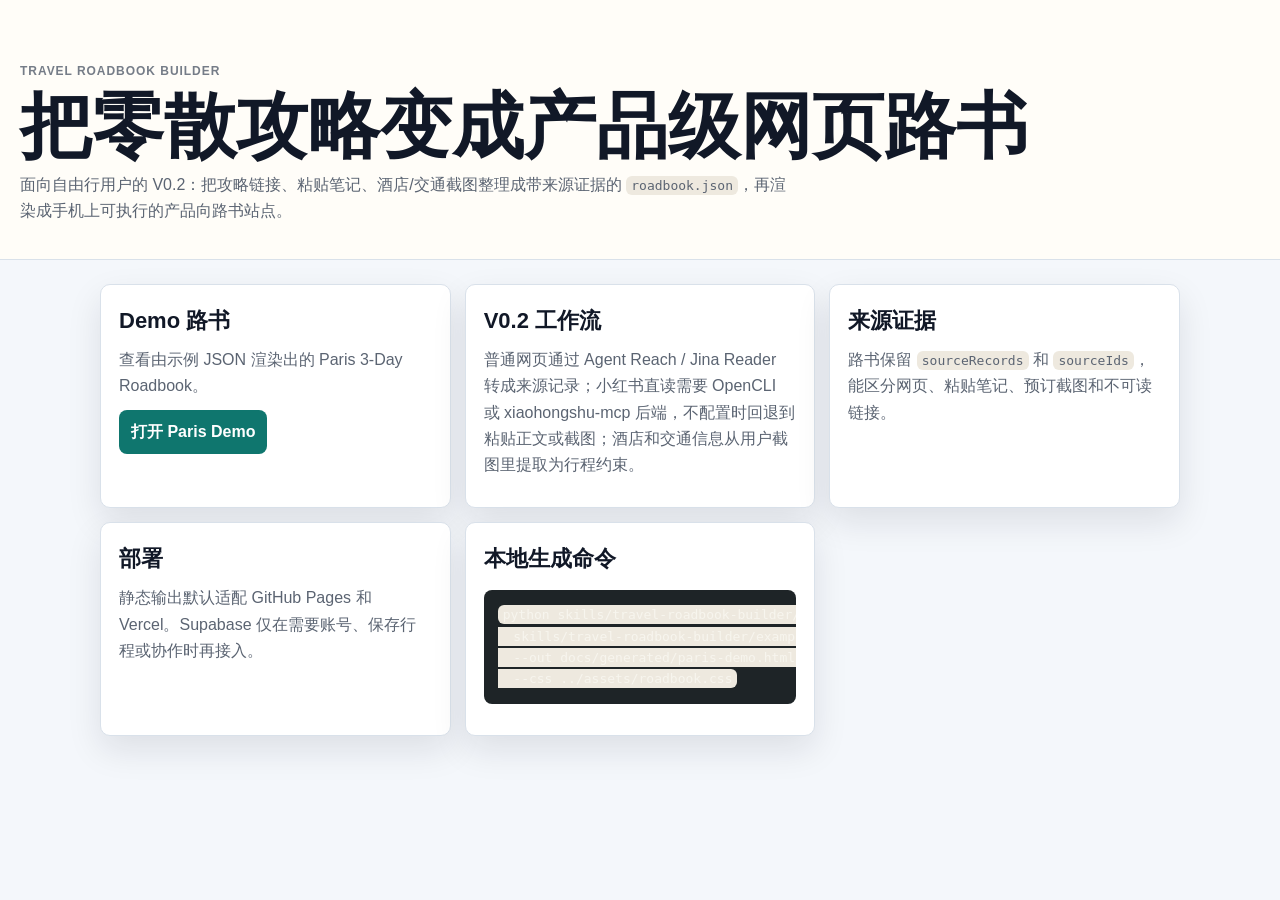
<file: docs/index.html>
<!doctype html>
<html lang="zh-CN">
<head>
  <meta charset="utf-8">
  <meta name="viewport" content="width=device-width, initial-scale=1">
  <title>AI Travel Roadbook Builder</title>
  <link rel="stylesheet" href="assets/roadbook.css">
</head>
<body>
  <header class="hero landing-hero">
    <div>
      <p class="eyebrow">Travel Roadbook Builder</p>
      <h1>把零散攻略变成产品级网页路书</h1>
      <p>面向自由行用户的 V0.2：把攻略链接、粘贴笔记、酒店/交通截图整理成带来源证据的 <code>roadbook.json</code>，再渲染成手机上可执行的产品向路书站点。</p>
    </div>
  </header>
  <main class="landing-grid">
    <section class="landing-card">
      <h2>Demo 路书</h2>
      <p>查看由示例 JSON 渲染出的 Paris 3-Day Roadbook。</p>
      <a href="generated/paris-demo.html">打开 Paris Demo</a>
    </section>
    <section class="landing-card">
      <h2>V0.2 工作流</h2>
      <p>普通网页通过 Agent Reach / Jina Reader 转成来源记录；小红书直读需要 OpenCLI 或 xiaohongshu-mcp 后端，不配置时回退到粘贴正文或截图；酒店和交通信息从用户截图里提取为行程约束。</p>
    </section>
    <section class="landing-card">
      <h2>来源证据</h2>
      <p>路书保留 <code>sourceRecords</code> 和 <code>sourceIds</code>，能区分网页、粘贴笔记、预订截图和不可读链接。</p>
    </section>
    <section class="landing-card">
      <h2>部署</h2>
      <p>静态输出默认适配 GitHub Pages 和 Vercel。Supabase 仅在需要账号、保存行程或协作时再接入。</p>
    </section>
    <section class="landing-card">
      <h2>本地生成命令</h2>
      <pre><code>python skills/travel-roadbook-builder/scripts/render_roadbook.py \
  skills/travel-roadbook-builder/examples/paris-roadbook.json \
  --out docs/generated/paris-demo.html \
  --css ../assets/roadbook.css</code></pre>
    </section>
  </main>
</body>
</html>
</file>
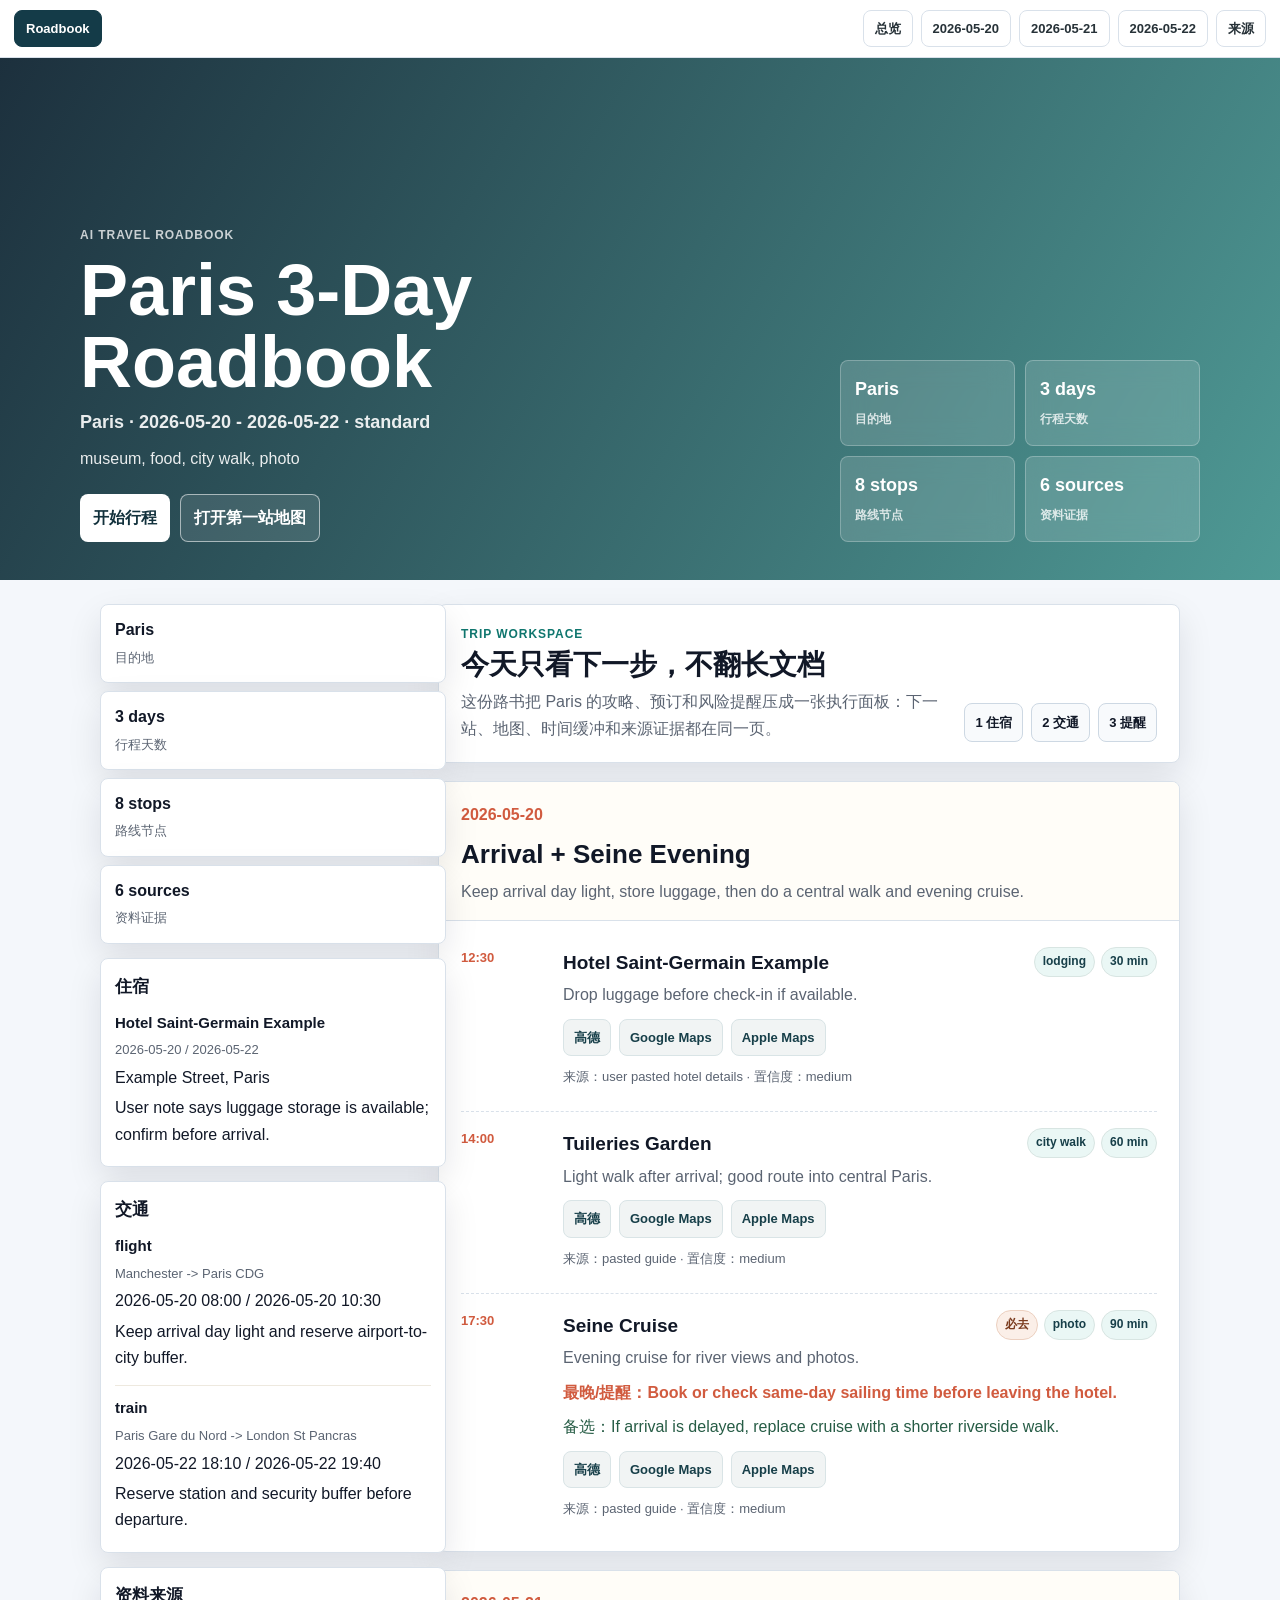
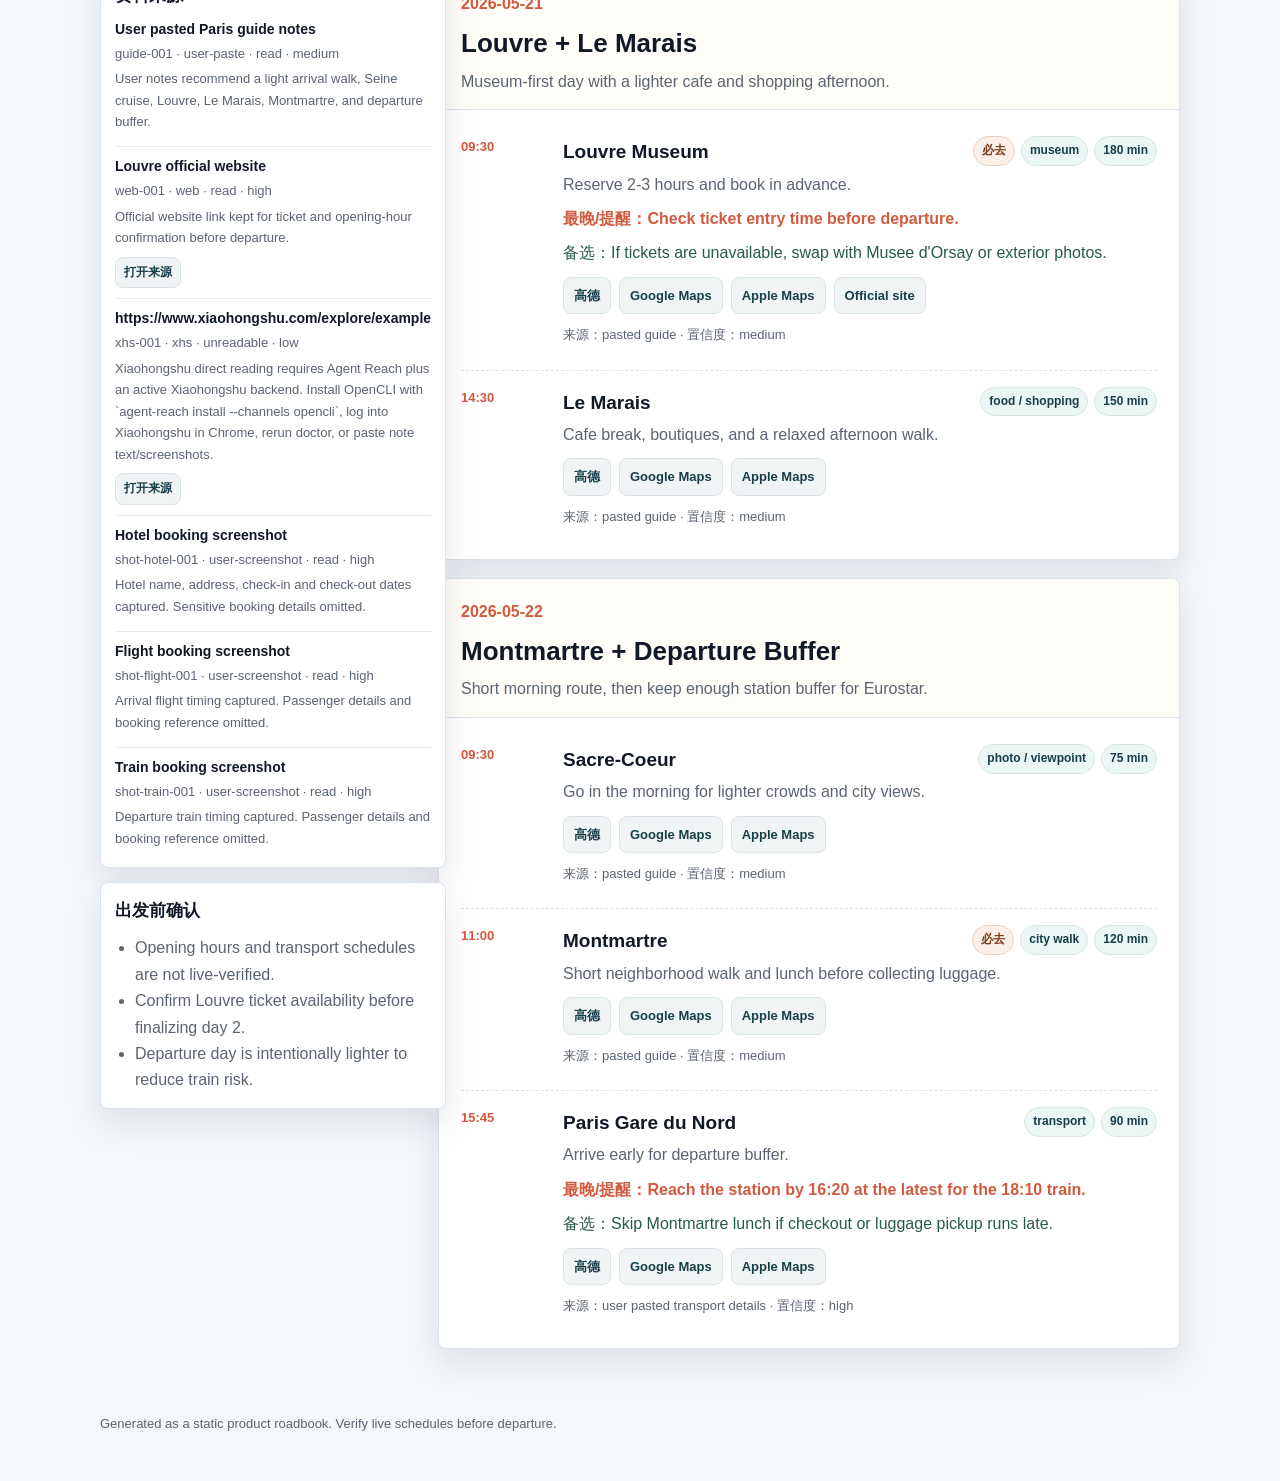
<file: docs/generated/paris-demo.html>
<!doctype html>
<html lang="zh-CN">
<head>
  <meta charset="utf-8">
  <meta name="viewport" content="width=device-width, initial-scale=1">
  <title>Paris 3-Day Roadbook</title>
  <link rel="stylesheet" href="../assets/roadbook.css">
</head>
<body>
  <nav class="topnav product-nav">
    <a class="brand" href="../index.html">Roadbook</a>
    <div class="nav-links"><a href="#overview">总览</a><a href="#2026-05-20-arrival-seine-evening">2026-05-20</a><a href="#2026-05-21-louvre-le-marais">2026-05-21</a><a href="#2026-05-22-montmartre-departure-buffer">2026-05-22</a><a href="#sources">来源</a></div>
  </nav>
  <header class="hero product-hero">
    <div class="hero-copy">
      <p class="eyebrow">AI Travel Roadbook</p>
      <h1>Paris 3-Day Roadbook</h1>
      <p class="hero-subtitle">Paris · 2026-05-20 - 2026-05-22 · standard</p>
      <p>museum, food, city walk, photo</p>
      <div class="hero-actions"><a class="button primary" href="#2026-05-20-arrival-seine-evening">开始行程</a><a class="button ghost" href="https://www.google.com/maps/search/?api=1&amp;query=Hotel+Saint-Germain+Paris" target="_blank" rel="noopener">打开第一站地图</a></div>
    </div>
    <div class="hero-metrics"><div><b>Paris</b><span>目的地</span></div><div><b>3 days</b><span>行程天数</span></div><div><b>8 stops</b><span>路线节点</span></div><div><b>6 sources</b><span>资料证据</span></div></div>
  </header>
  <main class="layout product-layout">
    <aside class="side-panel">
      <div class="summary command-center"><div><b>Paris</b><span>目的地</span></div><div><b>3 days</b><span>行程天数</span></div><div><b>8 stops</b><span>路线节点</span></div><div><b>6 sources</b><span>资料证据</span></div></div>
      <section class="info-section"><h2>住宿</h2><div class="info-grid"><article class="info-card"><h3>Hotel Saint-Germain Example</h3><p class="muted">2026-05-20 / 2026-05-22</p><p>Example Street, Paris</p><p>User note says luggage storage is available; confirm before arrival.</p></article></div></section>
      <section class="info-section"><h2>交通</h2><div class="info-grid"><article class="info-card"><h3>flight</h3><p class="muted">Manchester -&gt; Paris CDG</p><p>2026-05-20 08:00 / 2026-05-20 10:30</p><p>Keep arrival day light and reserve airport-to-city buffer.</p></article><article class="info-card"><h3>train</h3><p class="muted">Paris Gare du Nord -&gt; London St Pancras</p><p>2026-05-22 18:10 / 2026-05-22 19:40</p><p>Reserve station and security buffer before departure.</p></article></div></section>
      <div id="sources"><section class="info-section source-section"><h2>资料来源</h2><div class="info-grid"><article class="source-card"><h3>User pasted Paris guide notes</h3><p class="muted">guide-001 · user-paste · read · medium</p><p>User notes recommend a light arrival walk, Seine cruise, Louvre, Le Marais, Montmartre, and departure buffer.</p></article><article class="source-card"><h3>Louvre official website</h3><p class="muted">web-001 · web · read · high</p><p>Official website link kept for ticket and opening-hour confirmation before departure.</p><a href="https://www.louvre.fr/" target="_blank" rel="noopener">打开来源</a></article><article class="source-card"><h3>https://www.xiaohongshu.com/explore/example</h3><p class="muted">xhs-001 · xhs · unreadable · low</p><p>Xiaohongshu direct reading requires Agent Reach plus an active Xiaohongshu backend. Install OpenCLI with `agent-reach install --channels opencli`, log into Xiaohongshu in Chrome, rerun doctor, or paste note text/screenshots.</p><a href="https://www.xiaohongshu.com/explore/example" target="_blank" rel="noopener">打开来源</a></article><article class="source-card"><h3>Hotel booking screenshot</h3><p class="muted">shot-hotel-001 · user-screenshot · read · high</p><p>Hotel name, address, check-in and check-out dates captured. Sensitive booking details omitted.</p></article><article class="source-card"><h3>Flight booking screenshot</h3><p class="muted">shot-flight-001 · user-screenshot · read · high</p><p>Arrival flight timing captured. Passenger details and booking reference omitted.</p></article><article class="source-card"><h3>Train booking screenshot</h3><p class="muted">shot-train-001 · user-screenshot · read · high</p><p>Departure train timing captured. Passenger details and booking reference omitted.</p></article></div></section></div>
      <section class="warnings"><h2>出发前确认</h2><ul><li>Opening hours and transport schedules are not live-verified.</li><li>Confirm Louvre ticket availability before finalizing day 2.</li><li>Departure day is intentionally lighter to reduce train risk.</li></ul></section>
    </aside>
    <section class="days">
    <section class="product-intro" id="overview">
      <div>
        <p class="eyebrow">Trip workspace</p>
        <h2>今天只看下一步，不翻长文档</h2>
        <p>这份路书把 Paris 的攻略、预订和风险提醒压成一张执行面板：下一站、地图、时间缓冲和来源证据都在同一页。</p>
      </div>
      <div class="status-strip">
        <span>1 住宿</span>
        <span>2 交通</span>
        <span>3 提醒</span>
      </div>
    </section>
    <section class="day-card" id="2026-05-20-arrival-seine-evening">
          <div class="day-head">
            <p>2026-05-20</p>
            <h2>Arrival + Seine Evening</h2>
            <span>Keep arrival day light, store luggage, then do a central walk and evening cruise.</span>
          </div>
          <div class="timeline"><article class="stop">
      <div class="time">12:30</div>
      <div class="stop-body">
        <div class="stop-title">
          <h3>Hotel Saint-Germain Example</h3>
          <div class="badges"><span>lodging</span><span>30 min</span></div>
        </div>
        <p>Drop luggage before check-in if available.</p>
        <div class="stop-links"><a href="https://uri.amap.com/search?keyword=Hotel+Saint-Germain+Paris" target="_blank" rel="noopener">高德</a><a href="https://www.google.com/maps/search/?api=1&amp;query=Hotel+Saint-Germain+Paris" target="_blank" rel="noopener">Google Maps</a><a href="https://maps.apple.com/?q=Hotel+Saint-Germain+Paris" target="_blank" rel="noopener">Apple Maps</a></div>
        <p class="source">来源：user pasted hotel details · 置信度：medium</p>
      </div>
    </article><article class="stop">
      <div class="time">14:00</div>
      <div class="stop-body">
        <div class="stop-title">
          <h3>Tuileries Garden</h3>
          <div class="badges"><span>city walk</span><span>60 min</span></div>
        </div>
        <p>Light walk after arrival; good route into central Paris.</p>
        <div class="stop-links"><a href="https://uri.amap.com/search?keyword=Tuileries+Garden" target="_blank" rel="noopener">高德</a><a href="https://www.google.com/maps/search/?api=1&amp;query=Tuileries+Garden+Paris" target="_blank" rel="noopener">Google Maps</a><a href="https://maps.apple.com/?q=Tuileries+Garden+Paris" target="_blank" rel="noopener">Apple Maps</a></div>
        <p class="source">来源：pasted guide · 置信度：medium</p>
      </div>
    </article><article class="stop">
      <div class="time">17:30</div>
      <div class="stop-body">
        <div class="stop-title">
          <h3>Seine Cruise</h3>
          <div class="badges"><span class="must">必去</span><span>photo</span><span>90 min</span></div>
        </div>
        <p>Evening cruise for river views and photos.</p>
        <p class="deadline">最晚/提醒：Book or check same-day sailing time before leaving the hotel.</p>
        <p class="fallback">备选：If arrival is delayed, replace cruise with a shorter riverside walk.</p>
        <div class="stop-links"><a href="https://uri.amap.com/search?keyword=Seine+Cruise+Paris" target="_blank" rel="noopener">高德</a><a href="https://www.google.com/maps/search/?api=1&amp;query=Seine+River+Cruise+Paris" target="_blank" rel="noopener">Google Maps</a><a href="https://maps.apple.com/?q=Seine+River+Cruise+Paris" target="_blank" rel="noopener">Apple Maps</a></div>
        <p class="source">来源：pasted guide · 置信度：medium</p>
      </div>
    </article></div>
        </section>
        
        <section class="day-card" id="2026-05-21-louvre-le-marais">
          <div class="day-head">
            <p>2026-05-21</p>
            <h2>Louvre + Le Marais</h2>
            <span>Museum-first day with a lighter cafe and shopping afternoon.</span>
          </div>
          <div class="timeline"><article class="stop">
      <div class="time">09:30</div>
      <div class="stop-body">
        <div class="stop-title">
          <h3>Louvre Museum</h3>
          <div class="badges"><span class="must">必去</span><span>museum</span><span>180 min</span></div>
        </div>
        <p>Reserve 2-3 hours and book in advance.</p>
        <p class="deadline">最晚/提醒：Check ticket entry time before departure.</p>
        <p class="fallback">备选：If tickets are unavailable, swap with Musee d&#x27;Orsay or exterior photos.</p>
        <div class="stop-links"><a href="https://uri.amap.com/search?keyword=Louvre+Museum" target="_blank" rel="noopener">高德</a><a href="https://www.google.com/maps/search/?api=1&amp;query=Louvre+Museum+Paris" target="_blank" rel="noopener">Google Maps</a><a href="https://maps.apple.com/?q=Louvre+Museum+Paris" target="_blank" rel="noopener">Apple Maps</a><a href="https://www.louvre.fr/" target="_blank" rel="noopener">Official site</a></div>
        <p class="source">来源：pasted guide · 置信度：medium</p>
      </div>
    </article><article class="stop">
      <div class="time">14:30</div>
      <div class="stop-body">
        <div class="stop-title">
          <h3>Le Marais</h3>
          <div class="badges"><span>food / shopping</span><span>150 min</span></div>
        </div>
        <p>Cafe break, boutiques, and a relaxed afternoon walk.</p>
        <div class="stop-links"><a href="https://uri.amap.com/search?keyword=Le+Marais+Paris" target="_blank" rel="noopener">高德</a><a href="https://www.google.com/maps/search/?api=1&amp;query=Le+Marais+Paris" target="_blank" rel="noopener">Google Maps</a><a href="https://maps.apple.com/?q=Le+Marais+Paris" target="_blank" rel="noopener">Apple Maps</a></div>
        <p class="source">来源：pasted guide · 置信度：medium</p>
      </div>
    </article></div>
        </section>
        
        <section class="day-card" id="2026-05-22-montmartre-departure-buffer">
          <div class="day-head">
            <p>2026-05-22</p>
            <h2>Montmartre + Departure Buffer</h2>
            <span>Short morning route, then keep enough station buffer for Eurostar.</span>
          </div>
          <div class="timeline"><article class="stop">
      <div class="time">09:30</div>
      <div class="stop-body">
        <div class="stop-title">
          <h3>Sacre-Coeur</h3>
          <div class="badges"><span>photo / viewpoint</span><span>75 min</span></div>
        </div>
        <p>Go in the morning for lighter crowds and city views.</p>
        <div class="stop-links"><a href="https://uri.amap.com/search?keyword=Sacre-Coeur+Paris" target="_blank" rel="noopener">高德</a><a href="https://www.google.com/maps/search/?api=1&amp;query=Sacre-Coeur+Paris" target="_blank" rel="noopener">Google Maps</a><a href="https://maps.apple.com/?q=Sacre-Coeur+Paris" target="_blank" rel="noopener">Apple Maps</a></div>
        <p class="source">来源：pasted guide · 置信度：medium</p>
      </div>
    </article><article class="stop">
      <div class="time">11:00</div>
      <div class="stop-body">
        <div class="stop-title">
          <h3>Montmartre</h3>
          <div class="badges"><span class="must">必去</span><span>city walk</span><span>120 min</span></div>
        </div>
        <p>Short neighborhood walk and lunch before collecting luggage.</p>
        <div class="stop-links"><a href="https://uri.amap.com/search?keyword=Montmartre+Paris" target="_blank" rel="noopener">高德</a><a href="https://www.google.com/maps/search/?api=1&amp;query=Montmartre+Paris" target="_blank" rel="noopener">Google Maps</a><a href="https://maps.apple.com/?q=Montmartre+Paris" target="_blank" rel="noopener">Apple Maps</a></div>
        <p class="source">来源：pasted guide · 置信度：medium</p>
      </div>
    </article><article class="stop">
      <div class="time">15:45</div>
      <div class="stop-body">
        <div class="stop-title">
          <h3>Paris Gare du Nord</h3>
          <div class="badges"><span>transport</span><span>90 min</span></div>
        </div>
        <p>Arrive early for departure buffer.</p>
        <p class="deadline">最晚/提醒：Reach the station by 16:20 at the latest for the 18:10 train.</p>
        <p class="fallback">备选：Skip Montmartre lunch if checkout or luggage pickup runs late.</p>
        <div class="stop-links"><a href="https://uri.amap.com/search?keyword=Paris+Gare+du+Nord" target="_blank" rel="noopener">高德</a><a href="https://www.google.com/maps/search/?api=1&amp;query=Paris+Gare+du+Nord" target="_blank" rel="noopener">Google Maps</a><a href="https://maps.apple.com/?q=Paris+Gare+du+Nord" target="_blank" rel="noopener">Apple Maps</a></div>
        <p class="source">来源：user pasted transport details · 置信度：high</p>
      </div>
    </article></div>
        </section></section>
  </main>
  <footer class="site-footer">Generated as a static product roadbook. Verify live schedules before departure.</footer>
</body>
</html>
</file>
<file: docs/assets/roadbook.css>
:root{
  --bg:#f4f7fb;
  --panel:#fff;
  --ink:#111827;
  --muted:#5b6472;
  --line:#d9e1ea;
  --accent:#0f766e;
  --accent2:#d15b3f;
  --soft:#eaf7f5;
  --shadow:0 14px 34px rgba(17,24,39,.10);
}
*{box-sizing:border-box}
body{margin:0;background:var(--bg);color:var(--ink);font-family:-apple-system,BlinkMacSystemFont,"Segoe UI",Arial,"PingFang SC","Microsoft YaHei",sans-serif;line-height:1.65}
a{color:inherit}
.topnav{position:sticky;top:0;z-index:20;display:flex;align-items:center;justify-content:space-between;gap:14px;overflow-x:auto;padding:10px 14px;background:rgba(255,255,255,.94);backdrop-filter:blur(12px);border-bottom:1px solid var(--line)}
.topnav a{white-space:nowrap;text-decoration:none;border:1px solid var(--line);background:#fff;border-radius:8px;padding:7px 11px;font-size:13px;color:#273238;font-weight:700}
.brand{border-color:#143b48!important;background:#143b48!important;color:#fff!important}
.nav-links{display:flex;gap:8px;overflow-x:auto}
.hero{min-height:38vh;display:flex;align-items:end;color:white;background:linear-gradient(120deg,rgba(10,31,45,.92),rgba(15,118,110,.72)),url("https://images.unsplash.com/photo-1502602898657-3e91760cbb34?q=80&w=1800&auto=format&fit=crop");background-size:cover;background-position:center}
.product-hero{min-height:58vh;display:grid;grid-template-columns:minmax(0,1fr) 360px;gap:24px;align-items:end;padding:86px max(20px,calc((100vw - 1120px)/2)) 38px}
.hero-copy{max-width:760px}
.eyebrow{text-transform:uppercase;letter-spacing:.08em;font-size:12px;font-weight:800;opacity:.84}
h1{margin:8px 0 10px;font-size:clamp(36px,7vw,72px);line-height:1;letter-spacing:0}
.hero p{max-width:780px;margin:8px 0 0;color:rgba(255,255,255,.9)}
.hero-subtitle{font-size:18px;font-weight:700}
.hero-actions{display:flex;gap:10px;flex-wrap:wrap;margin-top:22px}
.button{display:inline-flex;align-items:center;text-decoration:none;border-radius:8px;padding:10px 13px;font-weight:800}
.button.primary{background:#fff;color:#12313c}
.button.ghost{border:1px solid rgba(255,255,255,.55);color:#fff;background:rgba(255,255,255,.10)}
.hero-metrics{display:grid;grid-template-columns:1fr 1fr;gap:10px}
.hero-metrics div{background:rgba(255,255,255,.14);border:1px solid rgba(255,255,255,.25);border-radius:8px;padding:14px;backdrop-filter:blur(12px)}
.hero-metrics b{display:block;font-size:18px}
.hero-metrics span{font-size:12px;color:rgba(255,255,255,.78);font-weight:800}
.layout{width:min(1120px,100%);margin:0 auto;display:grid;grid-template-columns:320px 1fr;gap:18px;padding:24px 20px 64px}
.side-panel{position:sticky;top:58px;align-self:start;display:grid;gap:14px}
.summary{display:grid;gap:8px}
.summary div,.info-section,.warnings,.day-card,.product-intro{background:var(--panel);border:1px solid var(--line);border-radius:8px;box-shadow:var(--shadow)}
.summary div{padding:12px 14px}
.summary b{display:block;font-size:16px}
.summary span,.muted,.source{color:var(--muted);font-size:13px}
.info-section,.warnings{padding:14px}
.info-section h2,.warnings h2{margin:0 0 10px;font-size:17px}
.info-grid{display:grid;gap:10px}
.info-card{border-top:1px solid #eee9df;padding-top:10px}
.info-card:first-child{border-top:0;padding-top:0}
.info-card h3{margin:0;font-size:15px}
.info-card p{margin:4px 0}
.source-card{border-top:1px solid #eee9df;padding-top:10px}
.source-card:first-child{border-top:0;padding-top:0}
.source-card h3{margin:0;font-size:14px;line-height:1.35}
.source-card p{margin:4px 0;font-size:13px;color:var(--muted)}
.source-card a{display:inline-flex;margin-top:4px;text-decoration:none;color:#173f49;background:#f1f4f4;border:1px solid #d9e4e6;border-radius:8px;padding:5px 8px;font-size:12px;font-weight:800}
.warnings ul{margin:0;padding-left:20px;color:var(--muted)}
.days{display:grid;gap:18px}
.product-intro{display:grid;grid-template-columns:minmax(0,1fr) auto;gap:16px;align-items:end;padding:20px 22px}
.product-intro h2{margin:4px 0 8px;font-size:28px;line-height:1.15}
.product-intro p{margin:0;color:var(--muted)}
.product-intro .eyebrow{color:var(--accent);opacity:1;margin:0}
.status-strip{display:flex;gap:8px;flex-wrap:wrap;justify-content:flex-end}
.status-strip span{border:1px solid #cdd8e3;border-radius:8px;padding:8px 10px;font-size:13px;font-weight:800;background:#f8fafc}
.day-card{overflow:hidden}
.day-head{padding:20px 22px 14px;border-bottom:1px solid var(--line);background:#fffdf8}
.day-head p{margin:0;color:var(--accent2);font-weight:800}
.day-head h2{margin:4px 0;font-size:26px}
.day-head span{color:var(--muted)}
.timeline{padding:10px 22px 8px}
.stop{display:grid;grid-template-columns:88px 1fr;gap:14px;padding:16px 0;border-bottom:1px dashed var(--line)}
.stop:last-child{border-bottom:0}
.time{font-weight:800;color:var(--accent2);font-size:13px}
.stop-title{display:flex;justify-content:space-between;gap:12px;align-items:start}
.stop h3{margin:0 0 4px;font-size:19px}
.stop p{margin:0 0 8px;color:var(--muted)}
.badges{display:flex;gap:6px;flex-wrap:wrap;justify-content:flex-end}
.badges span{font-size:12px;font-weight:800;color:#173f49;background:var(--soft);border:1px solid #d8e5e2;border-radius:999px;padding:4px 8px;white-space:nowrap}
.badges .must{color:#7b3c1f;background:#fbefe8;border-color:#ecd0c0}
.deadline{color:var(--accent2)!important;font-weight:800}
.fallback{color:#265c45!important}
.stop-links{display:flex;gap:8px;flex-wrap:wrap;margin-top:10px}
.stop-links a{font-size:13px;text-decoration:none;background:#f1f4f4;color:#173f49;border:1px solid #d9e4e6;border-radius:8px;padding:7px 10px;font-weight:700}
.source{margin-top:10px!important}
.landing-hero{min-height:auto;color:var(--ink);background:#fffdf8;border-bottom:1px solid var(--line)}
.landing-hero>div{padding:54px 20px 34px}
.landing-hero p{color:var(--muted)}
.landing-grid{width:min(1120px,100%);margin:0 auto;padding:24px 20px 70px;display:grid;grid-template-columns:repeat(auto-fit,minmax(260px,1fr));gap:14px}
.landing-card{background:var(--panel);border:1px solid var(--line);border-radius:10px;padding:18px;box-shadow:var(--shadow)}
.landing-card h2{margin:0 0 8px;font-size:22px}
.landing-card p{color:var(--muted);margin:0 0 10px}
.landing-card a{display:inline-flex;text-decoration:none;background:var(--accent);color:#fff;border-radius:8px;padding:9px 12px;font-weight:800}
code{background:#eee9df;border-radius:6px;padding:2px 5px}
pre{overflow:auto;background:#1e2427;color:#f7f5ee;border-radius:8px;padding:14px;font-size:13px}
.site-footer{width:min(1120px,100%);margin:0 auto;padding:0 20px 46px;color:var(--muted);font-size:13px}
@media(max-width:860px){
  .product-hero{grid-template-columns:1fr;min-height:62vh}
  .hero-metrics{grid-template-columns:1fr 1fr}
  .layout{grid-template-columns:1fr}
  .side-panel{position:relative;top:auto}
  .product-intro{grid-template-columns:1fr}
  .status-strip{justify-content:flex-start}
  .stop{grid-template-columns:1fr;gap:4px}
  .stop-title{display:block}
  .badges{justify-content:flex-start;margin:6px 0}
}
</file>
